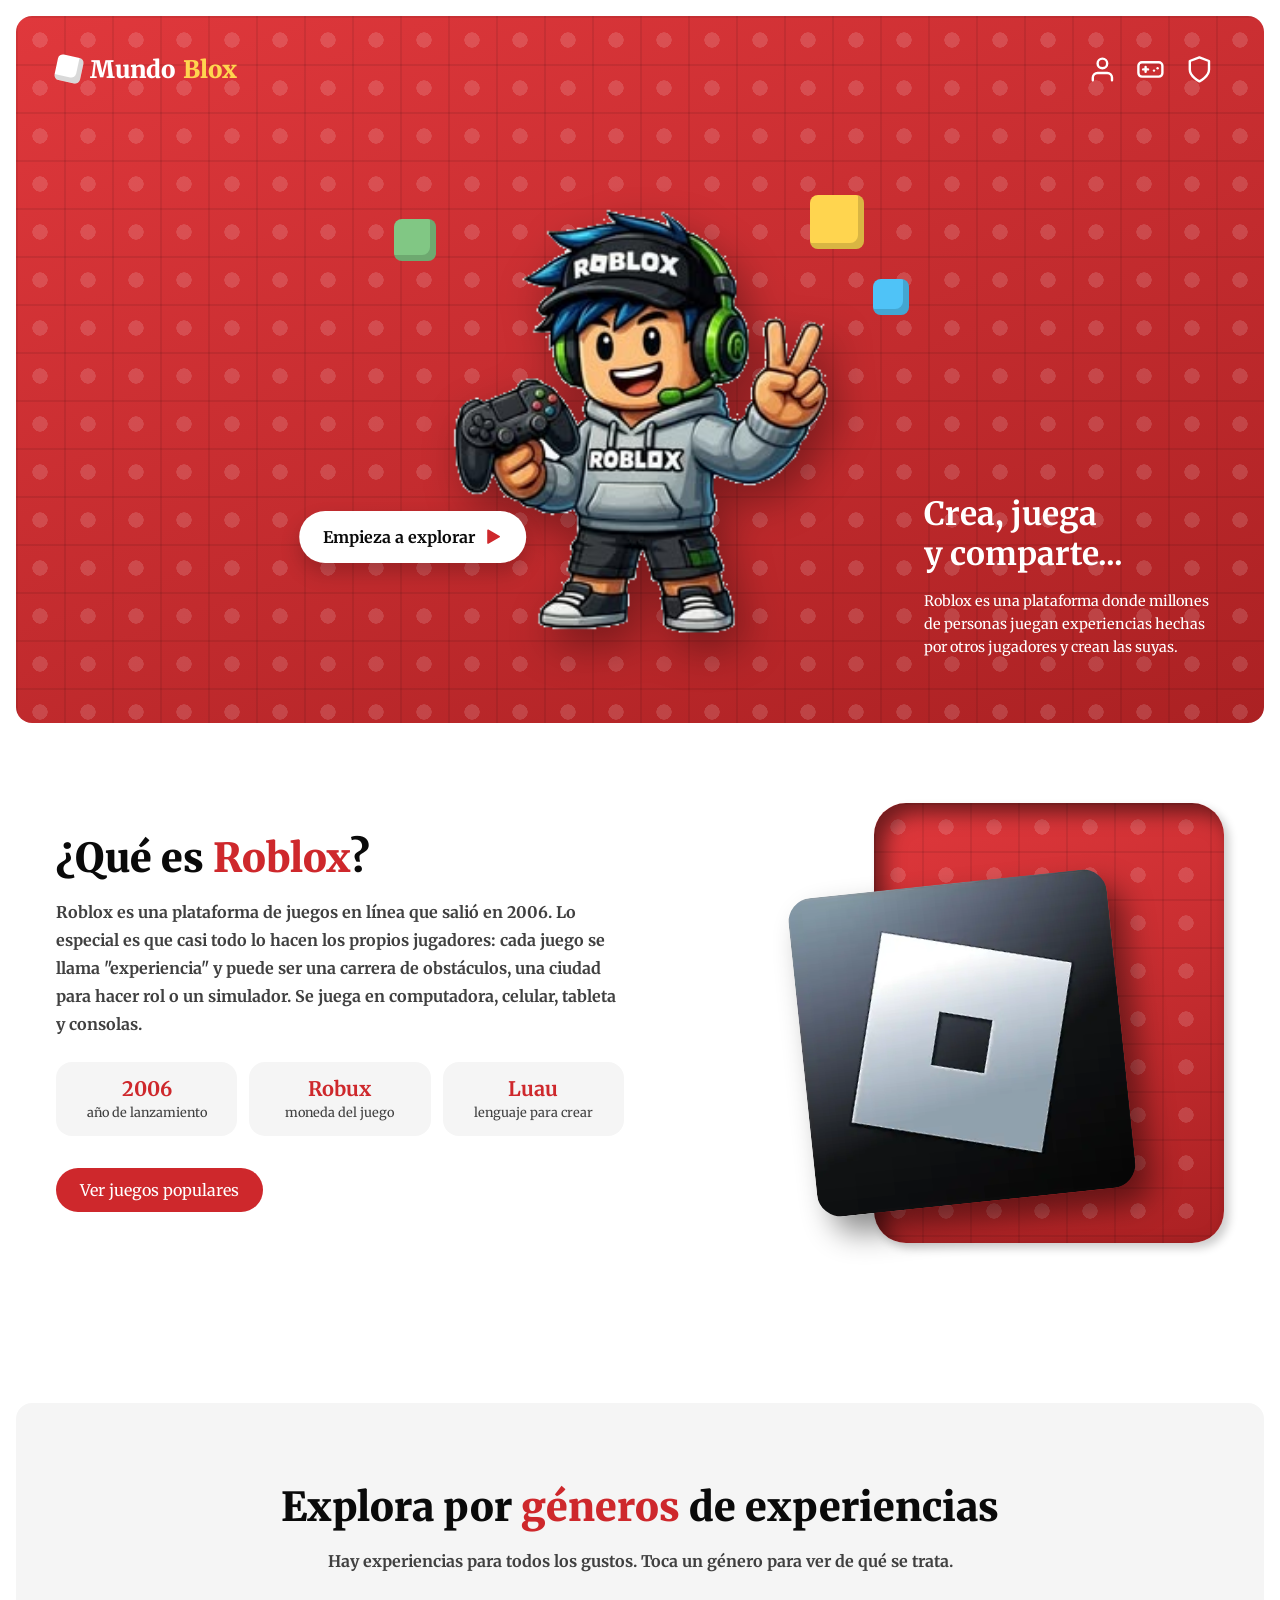
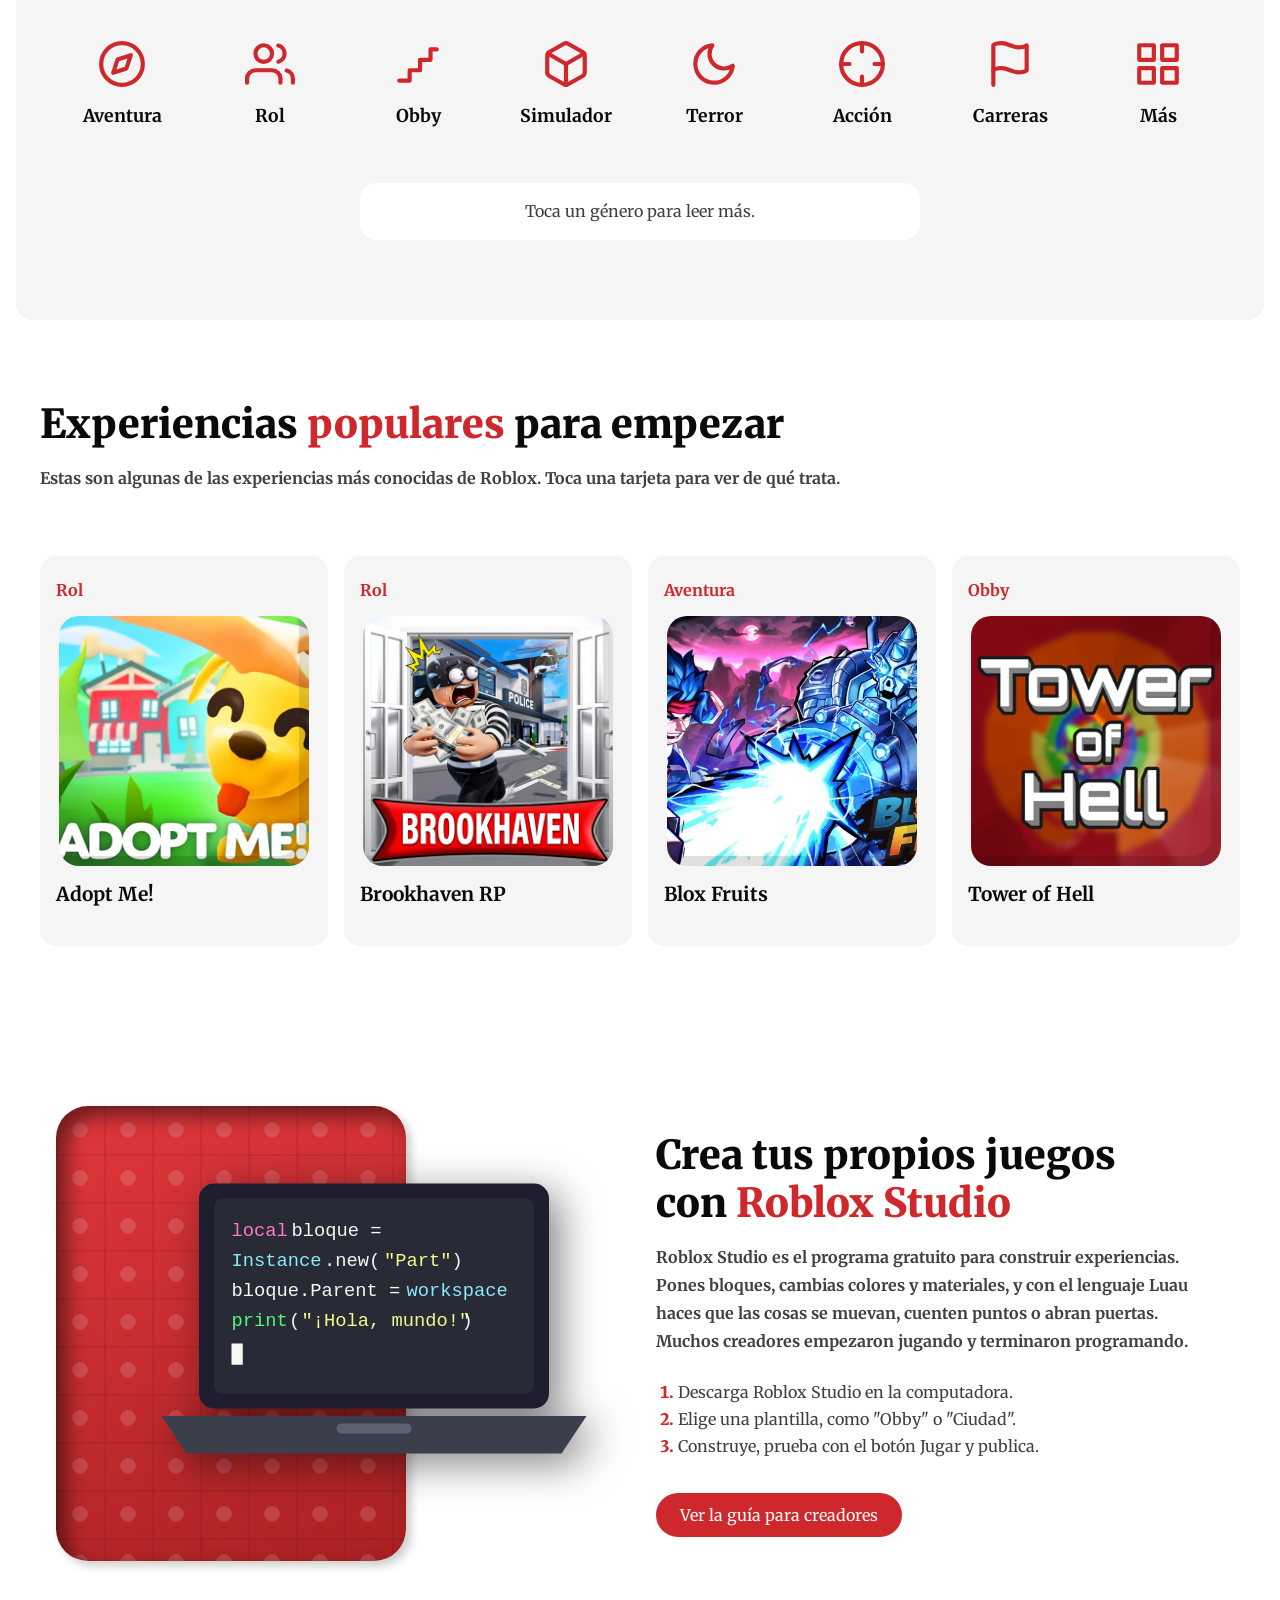
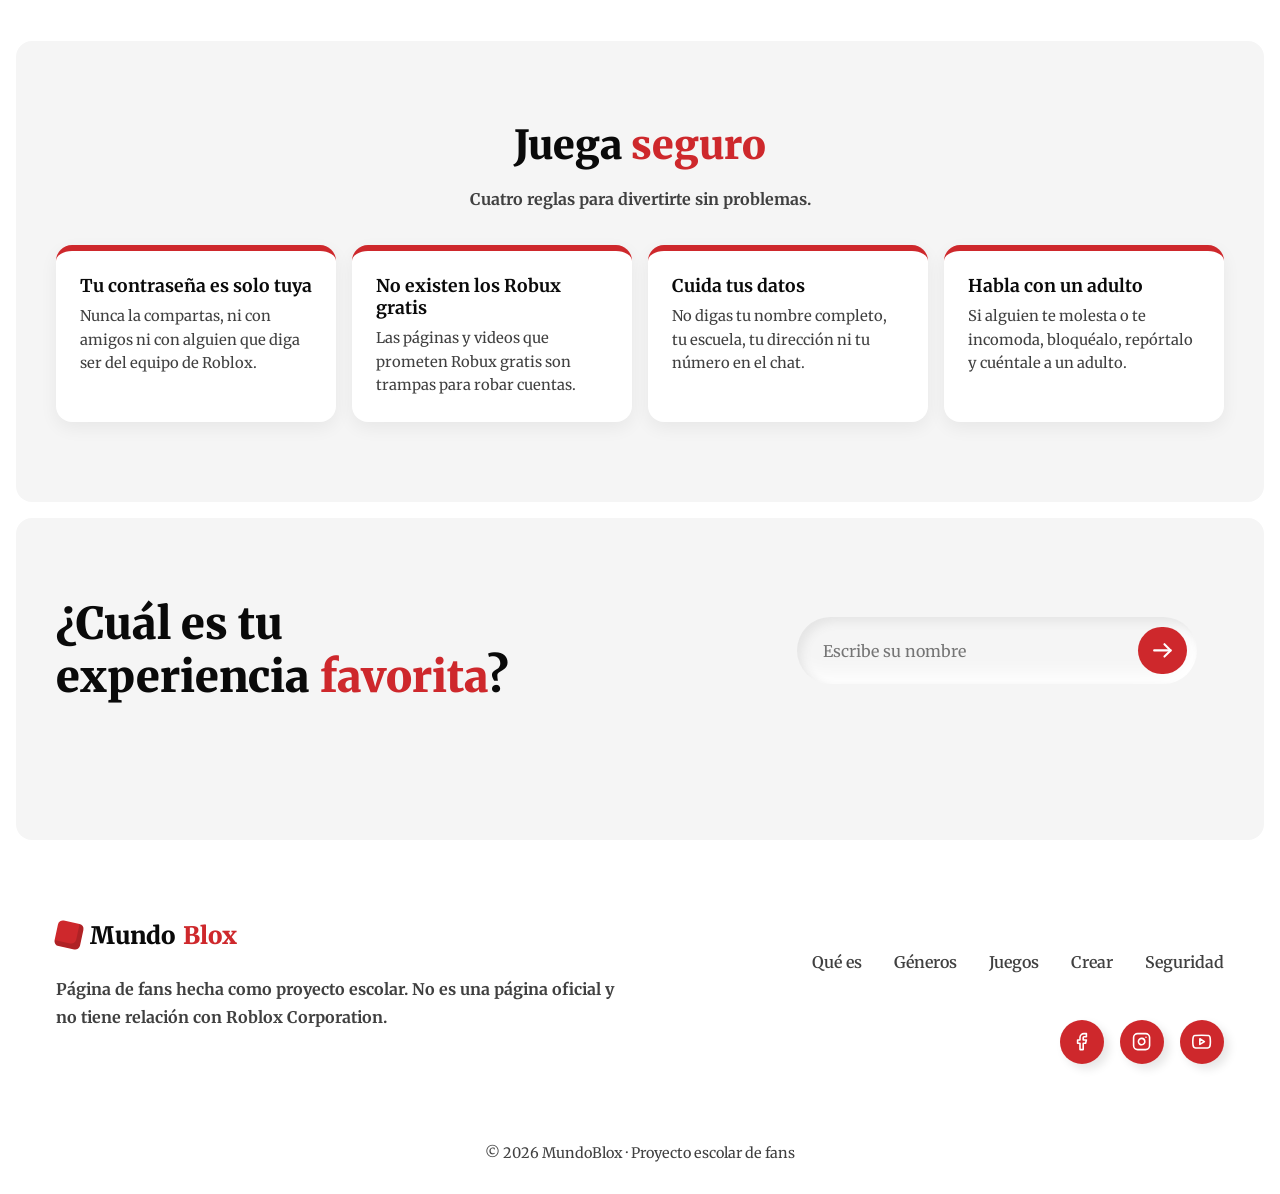
<file: index.html>
<!DOCTYPE html>
<html lang="es">
  <head>
    <meta charset="UTF-8" />
    <meta name="viewport" content="width=device-width, initial-scale=1.0" />
    <title>Roblox para Fans</title>
    <meta name="description" content="Página de fans sobre Roblox: qué es, géneros, experiencias populares, cómo crear juegos y cómo jugar seguro." />
    <link rel="preconnect" href="https://fonts.googleapis.com" />
    <link rel="preconnect" href="https://fonts.gstatic.com" crossorigin />
    <link href="https://fonts.googleapis.com/css2?family=Merriweather:wght@400;700;900&display=swap" rel="stylesheet" />
    <link rel="stylesheet" href="css/styles.css" />
  </head>
  <body>
    <!-- ===================== PORTADA ===================== -->
    <header class="header" id="inicio">
      <nav>
        <a href="#inicio" class="nav__logo">
          <span class="nav__logo__block" aria-hidden="true"></span>
          Mundo<span>Blox</span>
        </a>
        <div class="nav__actions">
          <a href="#crear" aria-label="Crea tus juegos"><svg class="icon" viewBox="0 0 24 24" aria-hidden="true"><path d="M20 21v-2a4 4 0 0 0-4-4H8a4 4 0 0 0-4 4v2"/><circle cx="12" cy="7" r="4"/></svg></a>
          <a href="#juegos" aria-label="Juegos populares"><svg class="icon" viewBox="0 0 24 24" aria-hidden="true"><rect x="2" y="6" width="20" height="12" rx="3"/><line x1="6" y1="12" x2="10" y2="12"/><line x1="8" y1="10" x2="8" y2="14"/><line x1="15" y1="13" x2="15.01" y2="13"/><line x1="18" y1="11" x2="18.01" y2="11"/></svg></a>
          <a href="#seguridad" aria-label="Juega seguro"><svg class="icon" viewBox="0 0 24 24" aria-hidden="true"><path d="M12 22s8-4 8-10V5l-8-3-8 3v7c0 6 8 10 8 10z"/></svg></a>
        </div>
      </nav>
      <div class="section__container header__container">
        <div class="header__hero">
          <img class="header__img" src="img/personaje.png" alt="Personaje gamer con gorra, audífonos y control haciendo la señal de paz" />
          <span class="hero-block hero-block--1" aria-hidden="true"></span>
          <span class="hero-block hero-block--2" aria-hidden="true"></span>
          <span class="hero-block hero-block--3" aria-hidden="true"></span>
        </div>
        <div class="header__content">
          <h4>Crea, juega<br />y comparte...</h4>
          <p>
            Roblox es una plataforma donde millones de personas juegan
            experiencias hechas por otros jugadores y crean las suyas.
          </p>
        </div>
        <a class="header__tag" href="#que-es">
          Empieza a explorar
          <svg class="icon" viewBox="0 0 24 24" aria-hidden="true"><polygon points="6 4 20 12 6 20 6 4"/></svg>
        </a>
      </div>
    </header>

    <!-- ===================== QUÉ ES ===================== -->
    <section class="section__container festive__container" id="que-es">
      <div class="festive__image reveal">
        <div class="bg"></div>
        <img class="festive__logo" src="img/roblox-logo.png" alt="Logo de Roblox" />
      </div>
      <div class="festive__content reveal">
        <h2 class="section__header">¿Qué es <span>Roblox</span>?</h2>
        <p class="section__description">
          Roblox es una plataforma de juegos en línea que salió en 2006. Lo
          especial es que casi todo lo hacen los propios jugadores: cada juego
          se llama "experiencia" y puede ser una carrera de obstáculos, una
          ciudad para hacer rol o un simulador. Se juega en computadora,
          celular, tableta y consolas.
        </p>
        <ul class="facts">
          <li><strong>2006</strong><span>año de lanzamiento</span></li>
          <li><strong>Robux</strong><span>moneda del juego</span></li>
          <li><strong>Luau</strong><span>lenguaje para crear</span></li>
        </ul>
        <div class="festive__btn">
          <a href="#juegos" class="btn">Ver juegos populares</a>
        </div>
      </div>
    </section>

    <!-- ===================== GÉNEROS ===================== -->
    <section class="category" id="generos">
      <div class="section__container category__container">
        <h2 class="section__header">Explora por <span>géneros</span> de experiencias</h2>
        <p class="section__description">
          Hay experiencias para todos los gustos. Toca un género para ver de qué se trata.
        </p>
        <div class="category__flex">
          <button class="category__card" data-info="Explora mapas grandes, resuelve misiones y descubre secretos.">
            <svg class="icon" viewBox="0 0 24 24" aria-hidden="true"><circle cx="12" cy="12" r="10"/><polygon points="16.24 7.76 14.12 14.12 7.76 16.24 9.88 9.88 16.24 7.76"/></svg>
            <h4>Aventura</h4>
          </button>
          <button class="category__card" data-info="Juegos de rol: tienes una casa, un trabajo y vives una vida en una ciudad virtual.">
            <svg class="icon" viewBox="0 0 24 24" aria-hidden="true"><path d="M17 21v-2a4 4 0 0 0-4-4H5a4 4 0 0 0-4 4v2"/><circle cx="9" cy="7" r="4"/><path d="M23 21v-2a4 4 0 0 0-3-3.87"/><path d="M16 3.13a4 4 0 0 1 0 7.75"/></svg>
            <h4>Rol</h4>
          </button>
          <button class="category__card" data-info="Obby viene de 'obstacle course': carreras de obstáculos donde saltas de bloque en bloque.">
            <svg class="icon" viewBox="0 0 24 24" aria-hidden="true"><polyline points="3 20 8 20 8 15 13 15 13 10 18 10 18 5 21 5"/></svg>
            <h4>Obby</h4>
          </button>
          <button class="category__card" data-info="Simuladores: juntas recursos, mejoras tus herramientas y subes de nivel.">
            <svg class="icon" viewBox="0 0 24 24" aria-hidden="true"><path d="M21 16V8a2 2 0 0 0-1-1.73l-7-4a2 2 0 0 0-2 0l-7 4A2 2 0 0 0 3 8v8a2 2 0 0 0 1 1.73l7 4a2 2 0 0 0 2 0l7-4A2 2 0 0 0 21 16z"/><polyline points="3.27 6.96 12 12.01 20.73 6.96"/><line x1="12" y1="22.08" x2="12" y2="12"/></svg>
            <h4>Simulador</h4>
          </button>
          <button class="category__card" data-info="Experiencias de miedo para jugar con amigos y con las luces apagadas.">
            <svg class="icon" viewBox="0 0 24 24" aria-hidden="true"><path d="M21 12.79A9 9 0 1 1 11.21 3 7 7 0 0 0 21 12.79z"/></svg>
            <h4>Terror</h4>
          </button>
          <button class="category__card" data-info="Juegos de acción por equipos donde gana quien tenga mejor puntería.">
            <svg class="icon" viewBox="0 0 24 24" aria-hidden="true"><circle cx="12" cy="12" r="10"/><line x1="22" y1="12" x2="18" y2="12"/><line x1="6" y1="12" x2="2" y2="12"/><line x1="12" y1="6" x2="12" y2="2"/><line x1="12" y1="22" x2="12" y2="18"/></svg>
            <h4>Acción</h4>
          </button>
          <button class="category__card" data-info="Carreras de autos, motos y hasta de mascotas.">
            <svg class="icon" viewBox="0 0 24 24" aria-hidden="true"><path d="M4 15s1-1 4-1 5 2 8 2 4-1 4-1V3s-1 1-4 1-5-2-8-2-4 1-4 1z"/><line x1="4" y1="22" x2="4" y2="15"/></svg>
            <h4>Carreras</h4>
          </button>
          <button class="category__card" data-info="También hay deportes, música, moda, cocina y miles de ideas más.">
            <svg class="icon" viewBox="0 0 24 24" aria-hidden="true"><rect x="3" y="3" width="7" height="7"/><rect x="14" y="3" width="7" height="7"/><rect x="14" y="14" width="7" height="7"/><rect x="3" y="14" width="7" height="7"/></svg>
            <h4>Más</h4>
          </button>
        </div>
        <p class="category__info" id="category-info" aria-live="polite">Toca un género para leer más.</p>
      </div>
    </section>

    <!-- ===================== EXPERIENCIAS POPULARES ===================== -->
    <section class="shopping__container" id="juegos">
      <div class="shopping__header">
        <h2 class="section__header">Experiencias <span>populares</span> para empezar</h2>
        <p class="section__description">
          Estas son algunas de las experiencias más conocidas de Roblox. Toca una tarjeta para ver de qué trata.
        </p>
        <div class="shopping__grid">
          <button class="shopping__card reveal" data-info="Cuidas mascotas, las haces crecer y decoras tu casa.">
            <h3>Rol</h3>
            <div class="shopping__img" style="--c1:#f48fb1;--c2:#ce93d8;background-image:url('img/adopt-me.png'), linear-gradient(135deg, var(--c1), var(--c2))"></div>
            <h4>Adopt Me!</h4>
            <p class="shopping__info"></p>
          </button>
          <button class="shopping__card reveal" data-info="Una ciudad donde eliges casa, auto y trabajo para hacer rol con amigos.">
            <h3>Rol</h3>
            <div class="shopping__img" style="--c1:#81d4fa;--c2:#80cbc4;background-image:url('img/brookhaven.png'), linear-gradient(135deg, var(--c1), var(--c2))"></div>
            <h4>Brookhaven RP</h4>
            <p class="shopping__info"></p>
          </button>
          <button class="shopping__card reveal" data-info="Aventura pirata: navegas entre islas y comes frutas que dan poderes.">
            <h3>Aventura</h3>
            <div class="shopping__img" style="--c1:#4fc3f7;--c2:#ffb74d;background-image:url('img/blox-fruits.webp'), linear-gradient(135deg, var(--c1), var(--c2))"></div>
            <h4>Blox Fruits</h4>
            <p class="shopping__info"></p>
          </button>
          <button class="shopping__card reveal" data-info="Una torre de obstáculos que cambia cada vez y no tiene puntos de guardado.">
            <h3>Obby</h3>
            <div class="shopping__img" style="--c1:#ef5350;--c2:#ffca28;background-image:url('img/tower-of-hell.png'), linear-gradient(135deg, var(--c1), var(--c2))"></div>
            <h4>Tower of Hell</h4>
            <p class="shopping__info"></p>
          </button>
        </div>
      </div>
    </section>

    <!-- ===================== CREA (Roblox Studio) ===================== -->
    <section class="section__container explore__container" id="crear">
      <div class="explore__image reveal">
        <div class="bg"></div>
        <svg class="explore__art" viewBox="0 0 400 300" role="img" aria-label="Computadora portátil con código en pantalla">
          <rect x="60" y="30" width="280" height="180" rx="12" fill="#1e1e2e"/>
          <rect x="72" y="42" width="256" height="156" rx="6" fill="#282a36"/>
          <text x="86" y="72" font-family="Consolas, monospace" font-size="15" fill="#ff79c6">local</text>
          <text x="134" y="72" font-family="Consolas, monospace" font-size="15" fill="#f8f8f2">bloque =</text>
          <text x="86" y="96" font-family="Consolas, monospace" font-size="15" fill="#8be9fd">Instance</text>
          <text x="160" y="96" font-family="Consolas, monospace" font-size="15" fill="#f8f8f2">.new(</text>
          <text x="208" y="96" font-family="Consolas, monospace" font-size="15" fill="#f1fa8c">"Part"</text>
          <text x="262" y="96" font-family="Consolas, monospace" font-size="15" fill="#f8f8f2">)</text>
          <text x="86" y="120" font-family="Consolas, monospace" font-size="15" fill="#f8f8f2">bloque.Parent =</text>
          <text x="226" y="120" font-family="Consolas, monospace" font-size="15" fill="#8be9fd">workspace</text>
          <text x="86" y="144" font-family="Consolas, monospace" font-size="15" fill="#50fa7b">print</text>
          <text x="132" y="144" font-family="Consolas, monospace" font-size="15" fill="#f8f8f2">(</text>
          <text x="142" y="144" font-family="Consolas, monospace" font-size="15" fill="#f1fa8c">"¡Hola, mundo!"</text>
          <text x="270" y="144" font-family="Consolas, monospace" font-size="15" fill="#f8f8f2">)</text>
          <rect class="caret" x="86" y="158" width="9" height="17" fill="#f8f8f2"/>
          <path d="M30 216 h340 l-20 30 h-300 z" fill="#3a3f4b"/>
          <rect x="170" y="222" width="60" height="8" rx="4" fill="#5c6370"/>
        </svg>
      </div>
      <div class="explore__content reveal" id="avatar">
        <h2 class="section__header">Crea tus propios juegos con <span>Roblox Studio</span></h2>
        <p class="section__description">
          Roblox Studio es el programa gratuito para construir experiencias.
          Pones bloques, cambias colores y materiales, y con el lenguaje Luau
          haces que las cosas se muevan, cuenten puntos o abran puertas. Muchos
          creadores empezaron jugando y terminaron programando.
        </p>
        <ol class="steps">
          <li>Descarga Roblox Studio en la computadora.</li>
          <li>Elige una plantilla, como "Obby" o "Ciudad".</li>
          <li>Construye, prueba con el botón Jugar y publica.</li>
        </ol>
        <div class="explore__btn">
          <a href="https://create.roblox.com/docs" target="_blank" rel="noopener" class="btn">Ver la guía para creadores</a>
        </div>
      </div>
    </section>

    <!-- ===================== JUEGA SEGURO ===================== -->
    <section class="category safety" id="seguridad">
      <div class="section__container category__container">
        <h2 class="section__header">Juega <span>seguro</span></h2>
        <p class="section__description">Cuatro reglas para divertirte sin problemas.</p>
        <div class="safety__grid">
          <div class="safety__card reveal">
            <h4>Tu contraseña es solo tuya</h4>
            <p>Nunca la compartas, ni con amigos ni con alguien que diga ser del equipo de Roblox.</p>
          </div>
          <div class="safety__card reveal">
            <h4>No existen los Robux gratis</h4>
            <p>Las páginas y videos que prometen Robux gratis son trampas para robar cuentas.</p>
          </div>
          <div class="safety__card reveal">
            <h4>Cuida tus datos</h4>
            <p>No digas tu nombre completo, tu escuela, tu dirección ni tu número en el chat.</p>
          </div>
          <div class="safety__card reveal">
            <h4>Habla con un adulto</h4>
            <p>Si alguien te molesta o te incomoda, bloquéalo, repórtalo y cuéntale a un adulto.</p>
          </div>
        </div>
      </div>
    </section>

    <!-- ===================== TU FAVORITO (antes: cupones) ===================== -->
    <section class="coupon">
      <div class="section__container coupon__container">
        <h2 class="section__header">¿Cuál es tu experiencia <span>favorita</span>?</h2>
        <form class="coupon__form" id="fav-form">
          <label for="favorita" class="sr-only">Tu experiencia favorita</label>
          <input type="text" id="favorita" placeholder="Escribe su nombre" autocomplete="off" />
          <button class="btn" type="submit" aria-label="Enviar">
            <svg class="icon" viewBox="0 0 24 24" aria-hidden="true"><line x1="4" y1="12" x2="20" y2="12"/><polyline points="14 6 20 12 14 18"/></svg>
          </button>
        </form>
        <p class="coupon__msg" id="fav-msg" aria-live="polite"></p>
      </div>
    </section>

    <!-- ===================== PIE ===================== -->
    <footer class="section__container footer__container">
      <div class="footer__col">
        <a href="#inicio" class="footer__logo"><span class="nav__logo__block" aria-hidden="true"></span>Mundo<span>Blox</span></a>
        <p class="section__description">
          Página de fans hecha como proyecto escolar. No es una página oficial
          y no tiene relación con Roblox Corporation.
        </p>
      </div>
      <div class="footer__col">
        <ul class="footer__links">
          <li><a href="#que-es">Qué es</a></li>
          <li><a href="#generos">Géneros</a></li>
          <li><a href="#juegos">Juegos</a></li>
          <li><a href="#crear">Crear</a></li>
          <li><a href="#seguridad">Seguridad</a></li>
        </ul>
        <ul class="footer__socials">
          <li><a href="#" aria-label="Facebook"><svg class="icon" viewBox="0 0 24 24" aria-hidden="true"><path d="M18 2h-3a5 5 0 0 0-5 5v3H7v4h3v8h4v-8h3l1-4h-4V7a1 1 0 0 1 1-1h3z"/></svg></a></li>
          <li><a href="#" aria-label="Instagram"><svg class="icon" viewBox="0 0 24 24" aria-hidden="true"><rect x="2" y="2" width="20" height="20" rx="5"/><path d="M16 11.4A4 4 0 1 1 12.6 8 4 4 0 0 1 16 11.4z"/><line x1="17.5" y1="6.5" x2="17.5" y2="6.5"/></svg></a></li>
          <li><a href="#" aria-label="YouTube"><svg class="icon" viewBox="0 0 24 24" aria-hidden="true"><path d="M22.5 6.4a2.8 2.8 0 0 0-2-2C18.9 4 12 4 12 4s-6.9 0-8.5.4a2.8 2.8 0 0 0-2 2A29 29 0 0 0 1 12a29 29 0 0 0 .5 5.6 2.8 2.8 0 0 0 2 2c1.6.4 8.5.4 8.5.4s6.9 0 8.5-.4a2.8 2.8 0 0 0 2-2A29 29 0 0 0 23 12a29 29 0 0 0-.5-5.6z"/><polygon points="9.8 15.5 15.5 12 9.8 8.5 9.8 15.5"/></svg></a></li>
        </ul>
      </div>
    </footer>
    <div class="footer__bar">© 2026 MundoBlox · Proyecto escolar de fans</div>

    <script src="js/main.js"></script>
  </body>
</html>
</file>
<file: css/styles.css>
/* =========================================================
   MUNDOBLOX - Página de fans de Roblox
   Basada en la plantilla "Santa Shop" (Web Design Mastery).
   Se mantiene su estructura, su rojo y su fuente Merriweather.
   ========================================================= */

/* Diseño: plantilla de tienda navideña convertida en guía de un mundo de bloques */
:root {
  --primary-color: #ce282c;
  --primary-color-dark: #ab2123;
  --text-dark: #0a0a0a;
  --text-light: #404040;
  --extra-light: #f5f5f5;
  --white: #ffffff;
  --max-width: 1200px;
  /* fondo de "bloques" que reemplaza a assets/bg.jpg */
  --studs:
    radial-gradient(circle at 50% 50%, rgba(255, 255, 255, .14) 0 22%, transparent 23%) 0 0 / 48px 48px,
    linear-gradient(rgba(0, 0, 0, .08) 2px, transparent 2px) 0 0 / 48px 48px,
    linear-gradient(90deg, rgba(0, 0, 0, .08) 2px, transparent 2px) 0 0 / 48px 48px;
  color-scheme: light;
}

* { padding: 0; margin: 0; box-sizing: border-box; }

html { scroll-behavior: smooth; }

.section__container {
  max-width: var(--max-width);
  margin: auto;
  padding: 5rem max(16px, env(safe-area-inset-right, 0px)) 5rem max(16px, env(safe-area-inset-left, 0px));
}

.section__header {
  margin-bottom: 1rem;
  font-size: 2.5rem;
  font-weight: 900;
  line-height: 1.2;
  color: var(--text-dark);
  text-wrap: balance;
}
.section__header span { color: var(--primary-color); }

.section__description {
  font-weight: 700;
  line-height: 1.75rem;
  color: var(--text-light);
}

.btn {
  display: inline-block;
  padding: .75rem 1.5rem;
  font-size: 1rem;
  font-family: "Merriweather", Georgia, serif;
  outline: none;
  border: none;
  color: var(--white);
  background-color: var(--primary-color);
  border-radius: 5rem;
  cursor: pointer;
  transition: .3s;
}
.btn:hover { background-color: var(--primary-color-dark); }
.btn:focus-visible { outline: 3px solid #ffd54f; outline-offset: 3px; }

.icon {
  width: 1.2em; height: 1.2em; flex: none;
  fill: none; stroke: currentColor; stroke-width: 2;
  stroke-linecap: round; stroke-linejoin: round;
}
.sr-only { position: absolute; width: 1px; height: 1px; overflow: hidden; clip: rect(0 0 0 0); white-space: nowrap; }

img, svg { max-width: 100%; }
a { text-decoration: none; }

body {
  padding: .5rem;
  font-family: "Merriweather", Georgia, serif;
  background: var(--white);
  color: var(--text-dark);
  overflow-x: hidden;
}

/* Aparecer al bajar: siempre visible, solo se desliza */
.reveal { transform: translateY(40px); transition: transform 1s ease; }
.reveal.visible { transform: none; }

/* ---------- Portada ---------- */
.header {
  background: var(--studs), linear-gradient(160deg, #e0383c, #ab2123);
  border-radius: 1rem;
  background-color: var(--primary-color);
  overflow: hidden;
}

nav {
  max-width: var(--max-width);
  margin: auto;
  padding: 2rem max(16px, env(safe-area-inset-right, 0px)) 2rem max(16px, env(safe-area-inset-left, 0px));
  display: flex; align-items: center; justify-content: space-between; gap: 2rem;
}
.nav__logo, .footer__logo {
  display: inline-flex; align-items: center; gap: .5rem;
  font-size: 1.5rem; font-weight: 900;
  color: var(--white);
}
.nav__logo span { color: #ffd54f; }
.nav__logo__block {
  width: 26px; height: 26px;
  background: var(--white);
  border-radius: 5px;
  transform: rotate(12deg);
  box-shadow: inset -5px -5px 0 rgba(0, 0, 0, .15);
}
.nav__actions { display: flex; align-items: center; }
.nav__actions a {
  display: grid; place-items: center;
  padding: 7px 10px;
  font-size: 1.5rem;
  color: var(--white);
  border-radius: 1rem;
  transition: .3s;
}
.nav__actions a:hover { background-color: var(--primary-color-dark); }
.nav__actions a:focus-visible { outline: 2px solid var(--white); }

.header__container {
  padding-block: 0;
  overflow-x: hidden;
  position: relative;
  isolation: isolate;
  height: 600px;
}
.header__art {
  display: block;
  width: 100%;
  max-width: 560px;
  height: 100%;
  margin-inline: auto;
  filter: drop-shadow(10px 14px 18px rgba(0, 0, 0, .35));
}
.art-jump { animation: saltar 2.4s ease-in-out infinite; transform-origin: center bottom; }
.art-wave { animation: saltar 2.4s ease-in-out -1.2s infinite; }
.art-float { animation: flotar 4s ease-in-out infinite; }
@keyframes saltar { 0%, 100% { transform: translateY(0); } 50% { transform: translateY(-14px); } }
@keyframes flotar { 0%, 100% { transform: translateY(0); } 50% { transform: translateY(10px); } }

.header__content {
  position: absolute;
  right: max(16px, env(safe-area-inset-right, 0px));
  bottom: 4rem;
  width: calc(100% - 32px);
  max-width: 300px;
  z-index: 1;
}
.header__content h4 { margin-bottom: 1rem; font-size: 2rem; color: var(--white); line-height: 1.25; }
.header__content p { font-size: .9rem; line-height: 1.6; color: var(--white); }

.header__tag {
  position: absolute;
  bottom: 10rem;
  left: 50%;
  transform: translateX(-150%);
  padding: 1rem 1.5rem;
  font-size: 1rem;
  font-weight: 700;
  color: var(--text-dark);
  background-color: var(--white);
  border-radius: 5rem;
  cursor: pointer;
  display: none;
  gap: .5rem;
  box-shadow: 0 10px 20px rgba(0, 0, 0, .2);
  transition: transform .3s;
}
.header__tag .icon { color: var(--primary-color); fill: var(--primary-color); }
.header__tag:hover { transform: translateX(-150%) translateY(-3px); }

/* ---------- Qué es ---------- */
.festive__container { display: grid; gap: 2rem; text-align: center; }
.festive__image { position: relative; isolation: isolate; }
.festive__image .bg, .explore__image .bg {
  position: absolute;
  top: 0;
  width: 90%;
  max-width: 350px;
  height: 100%;
  background: var(--studs), linear-gradient(160deg, #e0383c, #ab2123);
  border-radius: 2rem;
  box-shadow: inset 10px 10px 20px rgba(0, 0, 0, .5), 5px 5px 10px rgba(0, 0, 0, .2);
  z-index: -1;
}
.festive__image .bg { right: 0; }
.festive__art {
  display: block;
  padding-top: 5rem;
  width: 100%;
  max-width: 600px;
  filter: drop-shadow(10px 10px 20px rgba(0, 0, 0, .5));
}
.festive__btn { margin-top: 2rem; }

.facts {
  margin-top: 1.5rem;
  list-style: none;
  display: grid; grid-template-columns: repeat(3, 1fr); gap: .75rem;
}
.facts li {
  padding: .9rem .6rem;
  border-radius: 1rem;
  background: var(--extra-light);
  text-align: center;
}
.facts strong { display: block; font-size: 1.25rem; color: var(--primary-color); }
.facts span { font-size: .8rem; color: var(--text-light); }

/* ---------- Géneros ---------- */
.category { margin-top: 5rem; background-color: var(--extra-light); border-radius: 1rem; }
.category__container { position: relative; text-align: center; }
.category__flex {
  margin-top: 2rem;
  display: flex; align-items: center; justify-content: space-around; gap: 1rem; flex-wrap: wrap;
}
.category__card {
  flex: 1 0 125px;
  padding: 2rem 1rem;
  border: none;
  background: transparent;
  border-radius: 2rem;
  font-family: inherit;
  cursor: pointer;
  transition: .3s;
}
.category__card:hover, .category__card.active {
  box-shadow: inset 10px 10px 20px #e5e5e5, inset -10px -10px 20px #ffffff;
}
.category__card:focus-visible { outline: 3px solid var(--primary-color); outline-offset: 2px; }
.category__card .icon { width: 50px; height: 50px; margin: 0 auto 1rem; display: block; color: var(--primary-color); }
.category__card h4 { font-size: 1.1rem; color: var(--text-dark); }
.category__card.active h4 { color: var(--primary-color); }
.category__info {
  margin: 1.5rem auto 0;
  max-width: 560px;
  min-height: 3.5rem;
  padding: 1rem 1.25rem;
  border-radius: 1rem;
  background: var(--white);
  color: var(--text-light);
  line-height: 1.6;
}

/* ---------- Experiencias populares ---------- */
.shopping__container {
  max-width: 1400px;
  margin-inline: auto;
  padding: 5rem max(16px, env(safe-area-inset-right, 0px)) 5rem max(16px, env(safe-area-inset-left, 0px));
}
.shopping__header { max-width: var(--max-width); margin-inline: auto; }
.shopping__grid { margin-top: 4rem; display: grid; gap: 1rem; }
.shopping__card {
  display: flex; flex-direction: column; gap: 1rem;
  padding: 1.5rem 1rem;
  border: none;
  background-color: var(--extra-light);
  border-radius: 1rem;
  font-family: inherit;
  text-align: center;
  cursor: pointer;
  transition: box-shadow .3s, transform 1s ease;
}
.shopping__card:hover { box-shadow: 2px 2px 10px rgba(0, 0, 0, .1); }
.shopping__card:focus-visible { outline: 3px solid var(--primary-color); outline-offset: 2px; }
.shopping__card h3 { font-size: 1rem; font-weight: 700; color: var(--primary-color); text-align: right; }
.shopping__img {
  width: 100%;
  max-width: 250px;
  aspect-ratio: 1;
  margin-inline: auto;
  border-radius: 1.25rem;
  background-size: cover;
  background-position: center;
  display: grid; place-items: center;
  box-shadow: inset -10px -10px 0 rgba(0, 0, 0, .12);
}
.shopping__img span {
  font-size: 3rem; font-weight: 900;
  color: rgba(255, 255, 255, .9);
  text-shadow: 3px 3px 0 rgba(0, 0, 0, .15);
}
.shopping__card h4 { font-size: 1.2rem; font-weight: 700; color: var(--text-dark); }
.shopping__info { min-height: 0; font-size: .9rem; line-height: 1.5; color: var(--text-light); }
.shopping__card.open { box-shadow: 0 0 0 3px var(--primary-color); }

/* ---------- Crear ---------- */
.explore__container { display: grid; gap: 2rem; text-align: center; }
.explore__image { position: relative; isolation: isolate; }
.explore__image .bg { left: 0; }
.explore__art {
  display: block;
  width: 100%;
  max-width: 500px;
  padding-block: 2.5rem;
  margin-left: auto;
  filter: drop-shadow(10px 10px 20px rgba(0, 0, 0, .5));
}
.caret { animation: parpadeo 1s steps(1) infinite; }
@keyframes parpadeo { 50% { opacity: 0; } }
.explore__btn { margin-top: 2rem; }
.steps {
  margin: 1.5rem auto 0;
  max-width: 440px;
  padding-left: 1.4rem;
  text-align: left;
  line-height: 1.7;
  color: var(--text-light);
}
.steps li::marker { color: var(--primary-color); font-weight: 900; }

/* ---------- Juega seguro ---------- */
.safety { margin-top: 0; }
.safety__grid { margin-top: 2rem; display: grid; gap: 1rem; text-align: left; }
.safety__card {
  padding: 1.5rem;
  border-radius: 1rem;
  background: var(--white);
  border-top: 6px solid var(--primary-color);
  box-shadow: 0 6px 18px rgba(0, 0, 0, .06);
}
.safety__card h4 { margin-bottom: .5rem; font-size: 1.1rem; color: var(--text-dark); }
.safety__card p { font-size: .92rem; line-height: 1.6; color: var(--text-light); }

/* ---------- Tu favorito (antes: cupones) ---------- */
.coupon { margin-top: 1rem; background-color: var(--extra-light); border-radius: 1rem; }
.coupon__container { display: grid; gap: 2rem; text-align: center; }
.coupon__container .section__header { font-size: 2.75rem; margin: 0; }
.coupon__form {
  padding: 10px;
  width: 100%;
  max-width: 400px;
  margin-inline: auto;
  display: flex; align-items: center;
  border-radius: 10rem;
  box-shadow: inset 5px 5px 10px #e5e5e5, inset -10px -10px 20px #ffffff;
}
.coupon__form input {
  padding-inline: 1rem;
  width: 100%;
  min-width: 0;
  outline: none;
  border: none;
  font-family: inherit;
  font-size: 1rem;
  color: var(--text-dark);
  background: transparent;
}
.coupon__form .btn { display: grid; place-items: center; padding: 9px 12px; font-size: 1.5rem; }
.coupon__msg { grid-column: 1 / -1; min-height: 1.5em; font-weight: 700; color: var(--primary-color); }

/* ---------- Pie ---------- */
.footer__container { display: grid; gap: 2rem; }
.footer__logo { margin-bottom: 1.5rem; color: var(--text-dark); }
.footer__logo span:last-child { color: var(--primary-color); }
.footer__logo .nav__logo__block { background: var(--primary-color); }
.footer__links {
  list-style: none;
  margin-bottom: 3rem;
  display: flex; align-items: center; justify-content: center; flex-wrap: wrap; gap: 1.5rem 2rem;
}
.footer__links a { font-weight: 600; color: var(--text-light); transition: .3s; }
.footer__links a:hover { color: var(--primary-color); }
.footer__socials {
  list-style: none;
  display: flex; align-items: center; justify-content: center; flex-wrap: wrap; gap: 1rem;
}
.footer__socials a {
  display: grid; place-items: center;
  width: 44px; height: 44px;
  color: var(--white);
  background-color: var(--primary-color);
  box-shadow: 5px 5px 10px rgba(0, 0, 0, .1);
  border-radius: 100%;
  transition: .3s;
}
.footer__socials a:hover { background-color: var(--primary-color-dark); }
.footer__bar {
  padding: 0 max(16px, env(safe-area-inset-right, 0px)) 1rem max(16px, env(safe-area-inset-left, 0px));
  font-size: .9rem;
  color: var(--text-light);
  text-align: center;
}

/* ---------- Pantallas medianas y grandes ---------- */
@media (width > 540px) {
  .header__tag { display: flex; align-items: center; }
  .shopping__grid, .safety__grid { grid-template-columns: repeat(2, 1fr); }
}

@media (width > 768px) {
  body { padding: 1rem; }
  .festive__container { grid-template-columns: repeat(2, 1fr); align-items: center; text-align: left; }
  .festive__image { grid-area: 1/2/2/3; }
  .shopping__grid, .safety__grid { grid-template-columns: repeat(4, 1fr); }
  .explore__container { grid-template-columns: repeat(2, 1fr); align-items: center; text-align: left; }
  .steps { margin-left: 0; }
  .coupon__container { grid-template-columns: 1.5fr 1fr; align-items: center; text-align: left; }
  .coupon__msg { text-align: left; }
  .footer__container { grid-template-columns: repeat(2, 1fr); }
  .footer__links { margin-top: 2rem; justify-content: flex-end; }
  .footer__socials { justify-content: flex-end; }
}

@media (max-width: 540px) {
  .header__container { height: 520px; }
  .header__art { height: 70%; }
  .header__content { bottom: 2rem; }
  .section__header { font-size: 2rem; }
  .coupon__container .section__header { font-size: 2.1rem; }
  .facts { grid-template-columns: 1fr; }
}

@media (prefers-reduced-motion: reduce) {
  .art-jump, .art-wave, .art-float, .caret { animation: none; }
  .reveal { transform: none; transition: none; }
}

/* Logo en "¿Qué es Roblox?" */
.festive__logo {
  display: block;
  width: 70%;
  max-width: 320px;
  margin: 5rem auto 2.5rem;
  border-radius: 1.5rem;
  transform: rotate(-6deg);
  box-shadow: 14px 18px 30px rgba(0, 0, 0, .45);
  transition: transform .4s;
}
.festive__logo:hover { transform: rotate(0deg) scale(1.03); }
@media (width > 768px) { .festive__logo { margin-right: 18%; } }

/* ---------- Personaje de la portada ---------- */
.header__hero {
  position: relative;
  height: 100%;
  max-width: 560px;
  margin-inline: auto;
  display: grid;
  place-items: center;
}
.header__img {
  width: auto;
  height: min(78%, 440px);
  max-width: 100%;
  object-fit: contain;
  filter: drop-shadow(10px 16px 20px rgba(0, 0, 0, .35));
  animation: saltar 2.6s ease-in-out infinite;
}
.hero-block {
  position: absolute;
  border-radius: 8px;
  box-shadow: inset -6px -6px 0 rgba(0, 0, 0, .15);
  animation: flotar 4s ease-in-out infinite;
}
.hero-block--1 { width: 54px; height: 54px; background: #ffd54f; top: 12%; right: 10%; }
.hero-block--2 { width: 36px; height: 36px; background: #4fc3f7; top: 26%; right: 2%; animation-delay: -1.3s; }
.hero-block--3 { width: 42px; height: 42px; background: #81c784; top: 16%; left: 6%; animation-delay: -2.4s; }
@media (max-width: 540px) {
  .header__hero { height: 70%; }
  .header__img { height: 88%; }
}
@media (prefers-reduced-motion: reduce) {
  .header__img, .hero-block { animation: none; }
}
</file>
